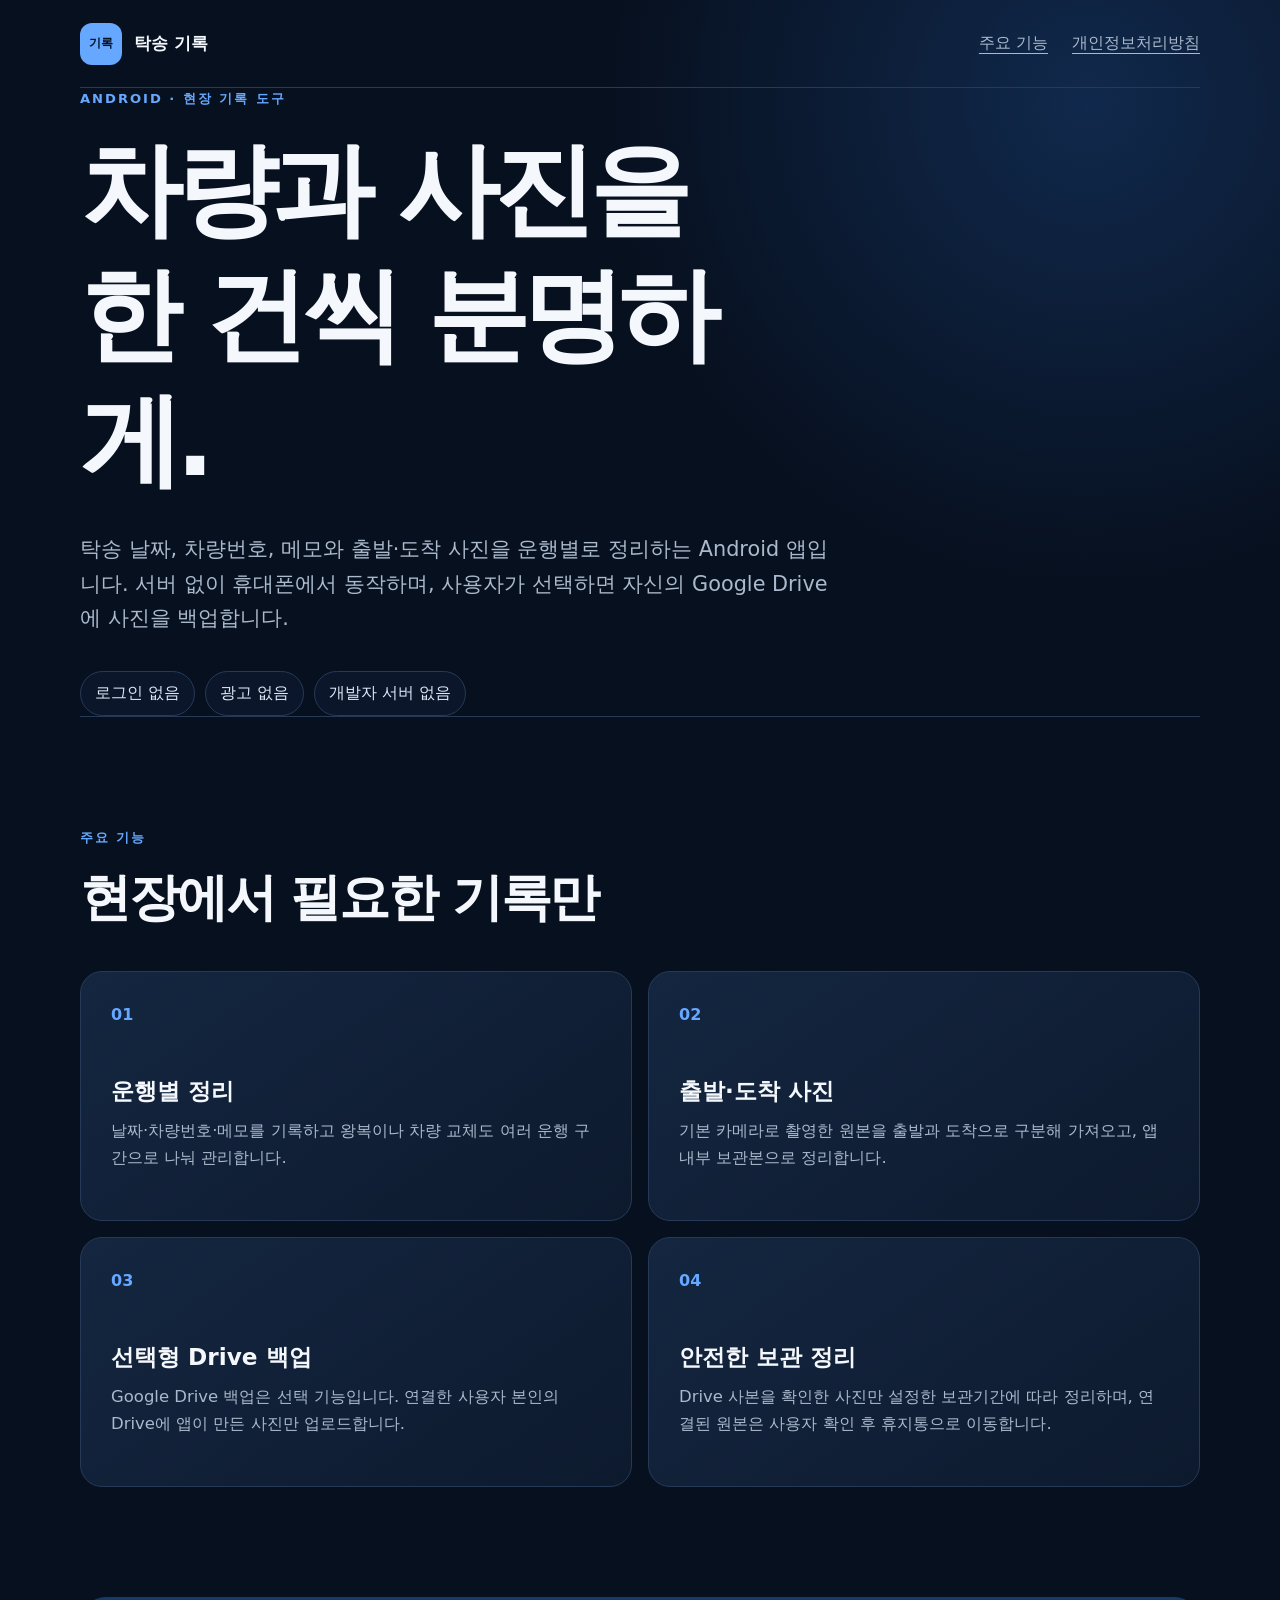
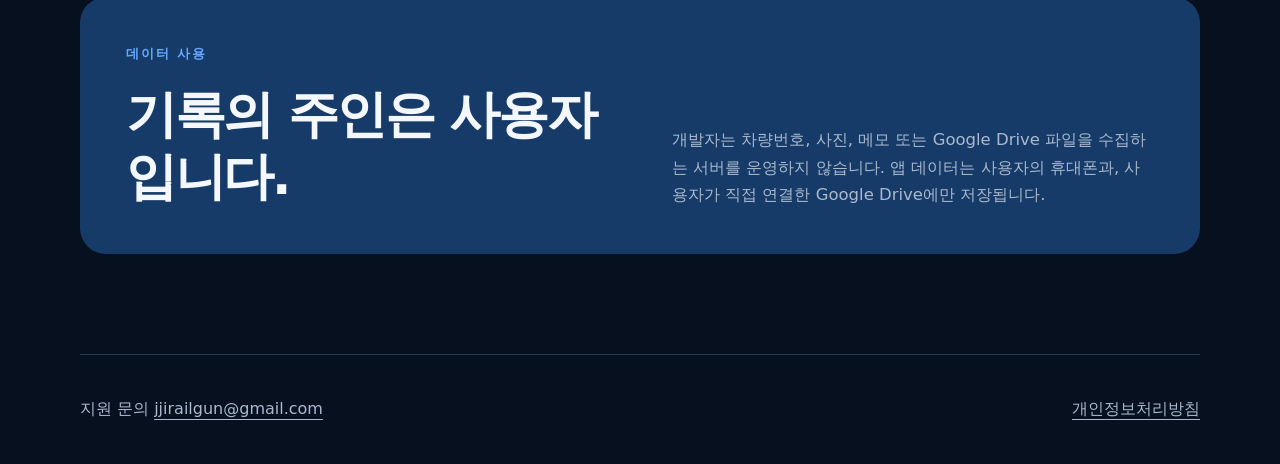
<file: index.html>
<!doctype html>
<html lang="ko">
<head>
  <meta charset="utf-8">
  <meta name="viewport" content="width=device-width, initial-scale=1">
  <meta name="description" content="탁송 업무의 차량 기록과 출발·도착 사진을 정리하는 Android 앱, 탁송 기록 안내 페이지입니다.">
  <title>탁송 기록</title>
  <link rel="stylesheet" href="styles.css">
</head>
<body>
  <header class="topbar">
    <a class="brand" href="./" aria-label="탁송 기록 홈">
      <span class="brand-mark" aria-hidden="true">기록</span>
      <span>탁송 기록</span>
    </a>
    <nav aria-label="주요 메뉴">
      <a href="#features">주요 기능</a>
      <a href="privacy.html">개인정보처리방침</a>
    </nav>
  </header>

  <main>
    <section class="hero">
      <p class="eyebrow">ANDROID · 현장 기록 도구</p>
      <h1>차량과 사진을<br>한 건씩 분명하게.</h1>
      <p class="lead">탁송 날짜, 차량번호, 메모와 출발·도착 사진을 운행별로 정리하는 Android 앱입니다. 서버 없이 휴대폰에서 동작하며, 사용자가 선택하면 자신의 Google Drive에 사진을 백업합니다.</p>
      <div class="principles" aria-label="서비스 원칙">
        <span>로그인 없음</span>
        <span>광고 없음</span>
        <span>개발자 서버 없음</span>
      </div>
    </section>

    <section id="features" class="section" aria-labelledby="features-title">
      <div class="section-heading">
        <p class="eyebrow">주요 기능</p>
        <h2 id="features-title">현장에서 필요한 기록만</h2>
      </div>
      <div class="feature-grid">
        <article>
          <span class="number">01</span>
          <h3>운행별 정리</h3>
          <p>날짜·차량번호·메모를 기록하고 왕복이나 차량 교체도 여러 운행 구간으로 나눠 관리합니다.</p>
        </article>
        <article>
          <span class="number">02</span>
          <h3>출발·도착 사진</h3>
          <p>기본 카메라로 촬영한 원본을 출발과 도착으로 구분해 가져오고, 앱 내부 보관본으로 정리합니다.</p>
        </article>
        <article>
          <span class="number">03</span>
          <h3>선택형 Drive 백업</h3>
          <p>Google Drive 백업은 선택 기능입니다. 연결한 사용자 본인의 Drive에 앱이 만든 사진만 업로드합니다.</p>
        </article>
        <article>
          <span class="number">04</span>
          <h3>안전한 보관 정리</h3>
          <p>Drive 사본을 확인한 사진만 설정한 보관기간에 따라 정리하며, 연결된 원본은 사용자 확인 후 휴지통으로 이동합니다.</p>
        </article>
      </div>
    </section>

    <section class="data-note" aria-labelledby="data-title">
      <div>
        <p class="eyebrow">데이터 사용</p>
        <h2 id="data-title">기록의 주인은 사용자입니다.</h2>
      </div>
      <p>개발자는 차량번호, 사진, 메모 또는 Google Drive 파일을 수집하는 서버를 운영하지 않습니다. 앱 데이터는 사용자의 휴대폰과, 사용자가 직접 연결한 Google Drive에만 저장됩니다.</p>
    </section>
  </main>

  <footer>
    <p>지원 문의 <a href="mailto:jjirailgun@gmail.com">jjirailgun@gmail.com</a></p>
    <a href="privacy.html">개인정보처리방침</a>
  </footer>
</body>
</html>
</file>
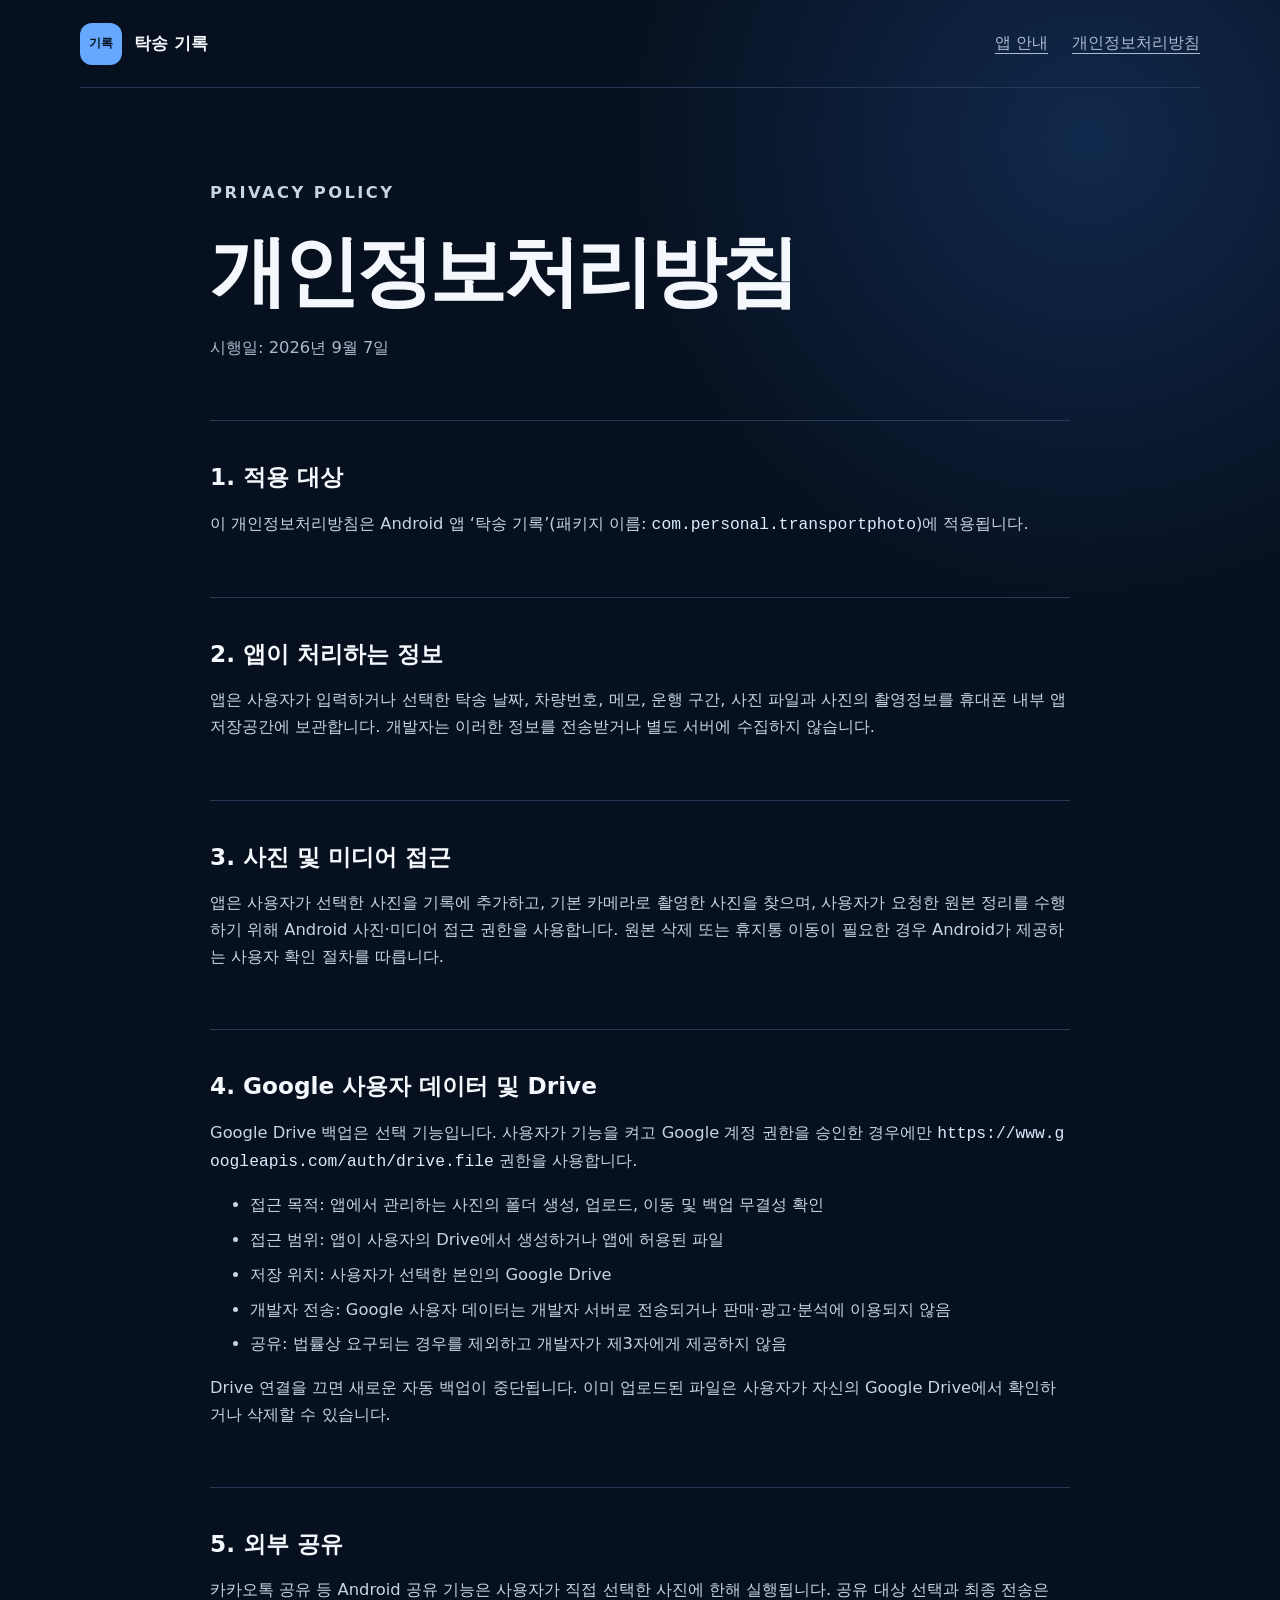
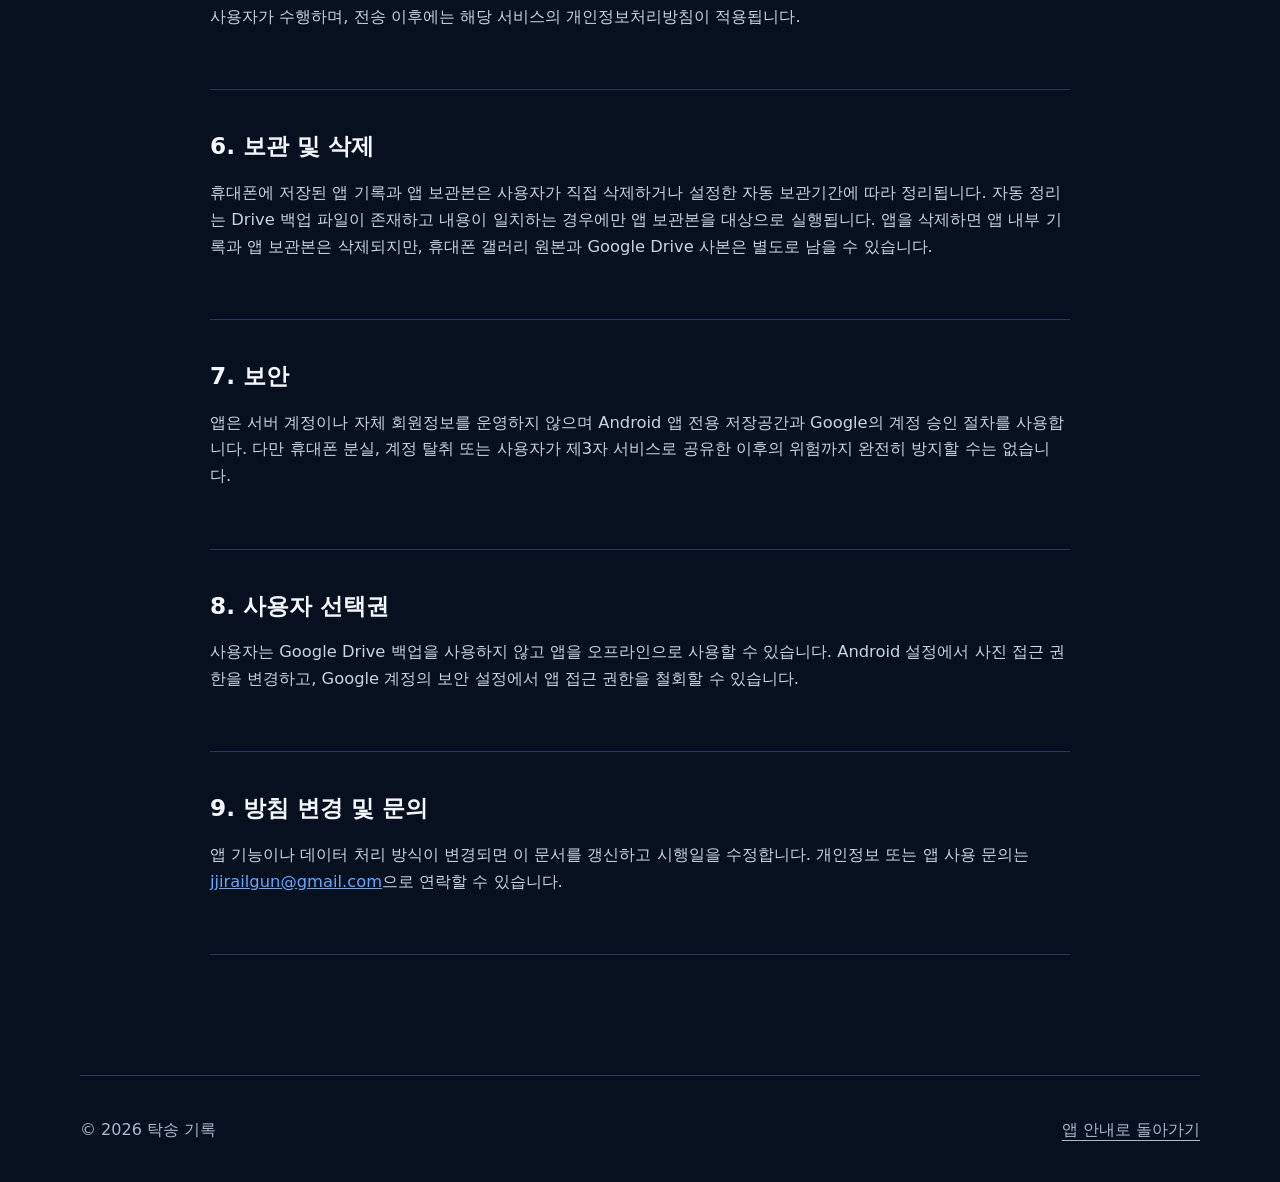
<file: privacy.html>
<!doctype html>
<html lang="ko">
<head>
  <meta charset="utf-8">
  <meta name="viewport" content="width=device-width, initial-scale=1">
  <meta name="description" content="탁송 기록 Android 앱의 개인정보처리방침입니다.">
  <title>개인정보처리방침 | 탁송 기록</title>
  <link rel="stylesheet" href="styles.css">
</head>
<body>
  <header class="topbar">
    <a class="brand" href="./" aria-label="탁송 기록 홈">
      <span class="brand-mark" aria-hidden="true">기록</span>
      <span>탁송 기록</span>
    </a>
    <nav aria-label="주요 메뉴">
      <a href="./">앱 안내</a>
      <a href="privacy.html" aria-current="page">개인정보처리방침</a>
    </nav>
  </header>

  <main class="policy">
    <header class="policy-header">
      <p class="eyebrow">PRIVACY POLICY</p>
      <h1>개인정보처리방침</h1>
      <p>시행일: 2026년 9월 7일</p>
    </header>

    <section>
      <h2>1. 적용 대상</h2>
      <p>이 개인정보처리방침은 Android 앱 ‘탁송 기록’(패키지 이름: <code>com.personal.transportphoto</code>)에 적용됩니다.</p>
    </section>

    <section>
      <h2>2. 앱이 처리하는 정보</h2>
      <p>앱은 사용자가 입력하거나 선택한 탁송 날짜, 차량번호, 메모, 운행 구간, 사진 파일과 사진의 촬영정보를 휴대폰 내부 앱 저장공간에 보관합니다. 개발자는 이러한 정보를 전송받거나 별도 서버에 수집하지 않습니다.</p>
    </section>

    <section>
      <h2>3. 사진 및 미디어 접근</h2>
      <p>앱은 사용자가 선택한 사진을 기록에 추가하고, 기본 카메라로 촬영한 사진을 찾으며, 사용자가 요청한 원본 정리를 수행하기 위해 Android 사진·미디어 접근 권한을 사용합니다. 원본 삭제 또는 휴지통 이동이 필요한 경우 Android가 제공하는 사용자 확인 절차를 따릅니다.</p>
    </section>

    <section>
      <h2>4. Google 사용자 데이터 및 Drive</h2>
      <p>Google Drive 백업은 선택 기능입니다. 사용자가 기능을 켜고 Google 계정 권한을 승인한 경우에만 <code>https://www.googleapis.com/auth/drive.file</code> 권한을 사용합니다.</p>
      <ul>
        <li>접근 목적: 앱에서 관리하는 사진의 폴더 생성, 업로드, 이동 및 백업 무결성 확인</li>
        <li>접근 범위: 앱이 사용자의 Drive에서 생성하거나 앱에 허용된 파일</li>
        <li>저장 위치: 사용자가 선택한 본인의 Google Drive</li>
        <li>개발자 전송: Google 사용자 데이터는 개발자 서버로 전송되거나 판매·광고·분석에 이용되지 않음</li>
        <li>공유: 법률상 요구되는 경우를 제외하고 개발자가 제3자에게 제공하지 않음</li>
      </ul>
      <p>Drive 연결을 끄면 새로운 자동 백업이 중단됩니다. 이미 업로드된 파일은 사용자가 자신의 Google Drive에서 확인하거나 삭제할 수 있습니다.</p>
    </section>

    <section>
      <h2>5. 외부 공유</h2>
      <p>카카오톡 공유 등 Android 공유 기능은 사용자가 직접 선택한 사진에 한해 실행됩니다. 공유 대상 선택과 최종 전송은 사용자가 수행하며, 전송 이후에는 해당 서비스의 개인정보처리방침이 적용됩니다.</p>
    </section>

    <section>
      <h2>6. 보관 및 삭제</h2>
      <p>휴대폰에 저장된 앱 기록과 앱 보관본은 사용자가 직접 삭제하거나 설정한 자동 보관기간에 따라 정리됩니다. 자동 정리는 Drive 백업 파일이 존재하고 내용이 일치하는 경우에만 앱 보관본을 대상으로 실행됩니다. 앱을 삭제하면 앱 내부 기록과 앱 보관본은 삭제되지만, 휴대폰 갤러리 원본과 Google Drive 사본은 별도로 남을 수 있습니다.</p>
    </section>

    <section>
      <h2>7. 보안</h2>
      <p>앱은 서버 계정이나 자체 회원정보를 운영하지 않으며 Android 앱 전용 저장공간과 Google의 계정 승인 절차를 사용합니다. 다만 휴대폰 분실, 계정 탈취 또는 사용자가 제3자 서비스로 공유한 이후의 위험까지 완전히 방지할 수는 없습니다.</p>
    </section>

    <section>
      <h2>8. 사용자 선택권</h2>
      <p>사용자는 Google Drive 백업을 사용하지 않고 앱을 오프라인으로 사용할 수 있습니다. Android 설정에서 사진 접근 권한을 변경하고, Google 계정의 보안 설정에서 앱 접근 권한을 철회할 수 있습니다.</p>
    </section>

    <section>
      <h2>9. 방침 변경 및 문의</h2>
      <p>앱 기능이나 데이터 처리 방식이 변경되면 이 문서를 갱신하고 시행일을 수정합니다. 개인정보 또는 앱 사용 문의는 <a href="mailto:jjirailgun@gmail.com">jjirailgun@gmail.com</a>으로 연락할 수 있습니다.</p>
    </section>
  </main>

  <footer>
    <p>© 2026 탁송 기록</p>
    <a href="./">앱 안내로 돌아가기</a>
  </footer>
</body>
</html>
</file>
<file: styles.css>
:root {
  color-scheme: dark;
  --bg: #07101f;
  --surface: #0d1a2e;
  --surface-strong: #142640;
  --text: #f4f7fb;
  --muted: #aab9cc;
  --line: #263a57;
  --accent: #66a8ff;
  --accent-soft: #173b69;
  font-family: "Pretendard", "Noto Sans KR", system-ui, -apple-system, BlinkMacSystemFont, "Segoe UI", sans-serif;
  line-height: 1.65;
}

* { box-sizing: border-box; }

html { scroll-behavior: smooth; }

body {
  margin: 0;
  min-width: 320px;
  background:
    radial-gradient(circle at 85% 5%, rgba(47, 120, 220, .24), transparent 30rem),
    var(--bg);
  color: var(--text);
}

a { color: inherit; }

.topbar,
main,
footer {
  width: min(1120px, calc(100% - 40px));
  margin-inline: auto;
}

.topbar {
  min-height: 88px;
  display: flex;
  align-items: center;
  justify-content: space-between;
  gap: 24px;
  border-bottom: 1px solid var(--line);
}

.brand {
  display: inline-flex;
  align-items: center;
  gap: 12px;
  text-decoration: none;
  font-size: 1.05rem;
  font-weight: 800;
}

.brand-mark {
  display: grid;
  place-items: center;
  width: 42px;
  height: 42px;
  border-radius: 12px;
  background: var(--accent);
  color: #041327;
  font-size: .75rem;
  letter-spacing: -.03em;
}

nav { display: flex; gap: 24px; }
nav a, footer a { color: var(--muted); text-underline-offset: 5px; }
nav a:hover, footer a:hover { color: var(--text); }

.hero {
  min-height: 610px;
  display: flex;
  flex-direction: column;
  justify-content: center;
  border-bottom: 1px solid var(--line);
}

.eyebrow {
  margin: 0 0 18px;
  color: var(--accent);
  font-size: .82rem;
  font-weight: 800;
  letter-spacing: .15em;
}

h1, h2, h3 { margin-top: 0; line-height: 1.22; }

.hero h1 {
  max-width: 760px;
  margin-bottom: 30px;
  font-size: clamp(3.2rem, 8vw, 6.8rem);
  letter-spacing: -.06em;
}

.lead {
  max-width: 760px;
  margin: 0;
  color: var(--muted);
  font-size: clamp(1.08rem, 2vw, 1.3rem);
}

.principles {
  display: flex;
  flex-wrap: wrap;
  gap: 10px;
  margin-top: 36px;
}

.principles span {
  padding: 8px 14px;
  border: 1px solid var(--line);
  border-radius: 999px;
  color: #dce8f7;
  background: rgba(13, 26, 46, .72);
}

.section { padding: 110px 0; }
.section-heading { max-width: 720px; margin-bottom: 42px; }
.section h2, .data-note h2 { font-size: clamp(2rem, 4vw, 3.6rem); letter-spacing: -.045em; }

.feature-grid {
  display: grid;
  grid-template-columns: repeat(2, minmax(0, 1fr));
  gap: 16px;
}

.feature-grid article {
  min-height: 250px;
  padding: 30px;
  border: 1px solid var(--line);
  border-radius: 22px;
  background: linear-gradient(145deg, var(--surface-strong), var(--surface));
}

.number { color: var(--accent); font-weight: 800; }
.feature-grid h3 { margin: 48px 0 12px; font-size: 1.45rem; }
.feature-grid p, .data-note > p { margin: 0; color: var(--muted); font-size: 1.03rem; }

.data-note {
  display: grid;
  grid-template-columns: 1fr 1fr;
  gap: 64px;
  align-items: end;
  margin-bottom: 100px;
  padding: 46px;
  border-radius: 26px;
  background: var(--accent-soft);
}

.data-note h2 { margin-bottom: 0; }

.policy { max-width: 860px; padding: 92px 0 120px; }
.policy-header { padding-bottom: 42px; border-bottom: 1px solid var(--line); }
.policy-header h1 { margin-bottom: 14px; font-size: clamp(2.6rem, 6vw, 4.8rem); letter-spacing: -.05em; }
.policy-header > p:last-child { color: var(--muted); }
.policy section { padding: 42px 0; border-bottom: 1px solid var(--line); }
.policy h2 { font-size: 1.45rem; }
.policy p, .policy li { color: #c8d4e3; font-size: 1.02rem; }
.policy li + li { margin-top: 8px; }
.policy code { word-break: break-all; color: #dcecff; }
.policy section a { color: var(--accent); }

footer {
  min-height: 110px;
  display: flex;
  align-items: center;
  justify-content: space-between;
  gap: 24px;
  border-top: 1px solid var(--line);
  color: var(--muted);
}

@media (max-width: 720px) {
  .topbar { align-items: flex-start; padding: 20px 0; }
  nav { flex-direction: column; gap: 4px; text-align: right; }
  .hero { min-height: 540px; }
  .feature-grid, .data-note { grid-template-columns: 1fr; }
  .data-note { gap: 20px; padding: 28px; }
  footer { align-items: flex-start; flex-direction: column; justify-content: center; }
}

@media (prefers-reduced-motion: reduce) {
  html { scroll-behavior: auto; }
}
</file>
